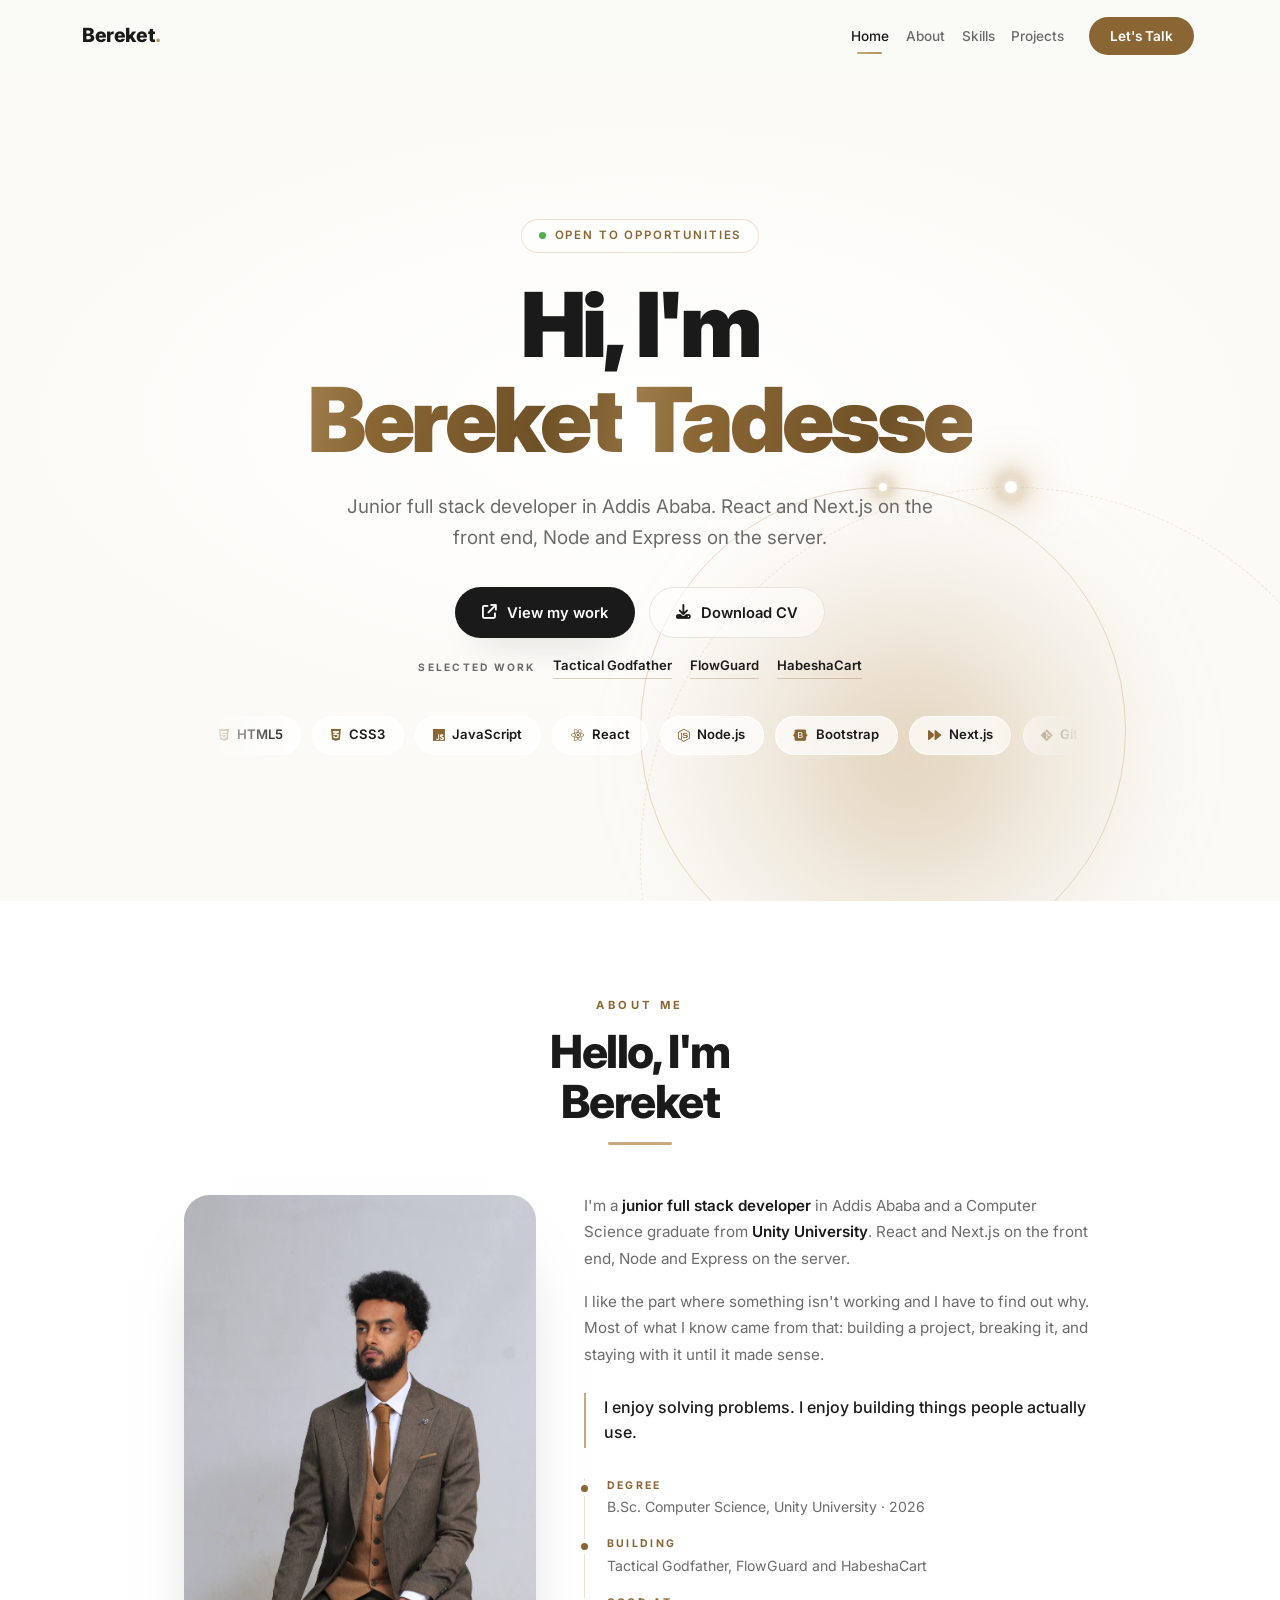
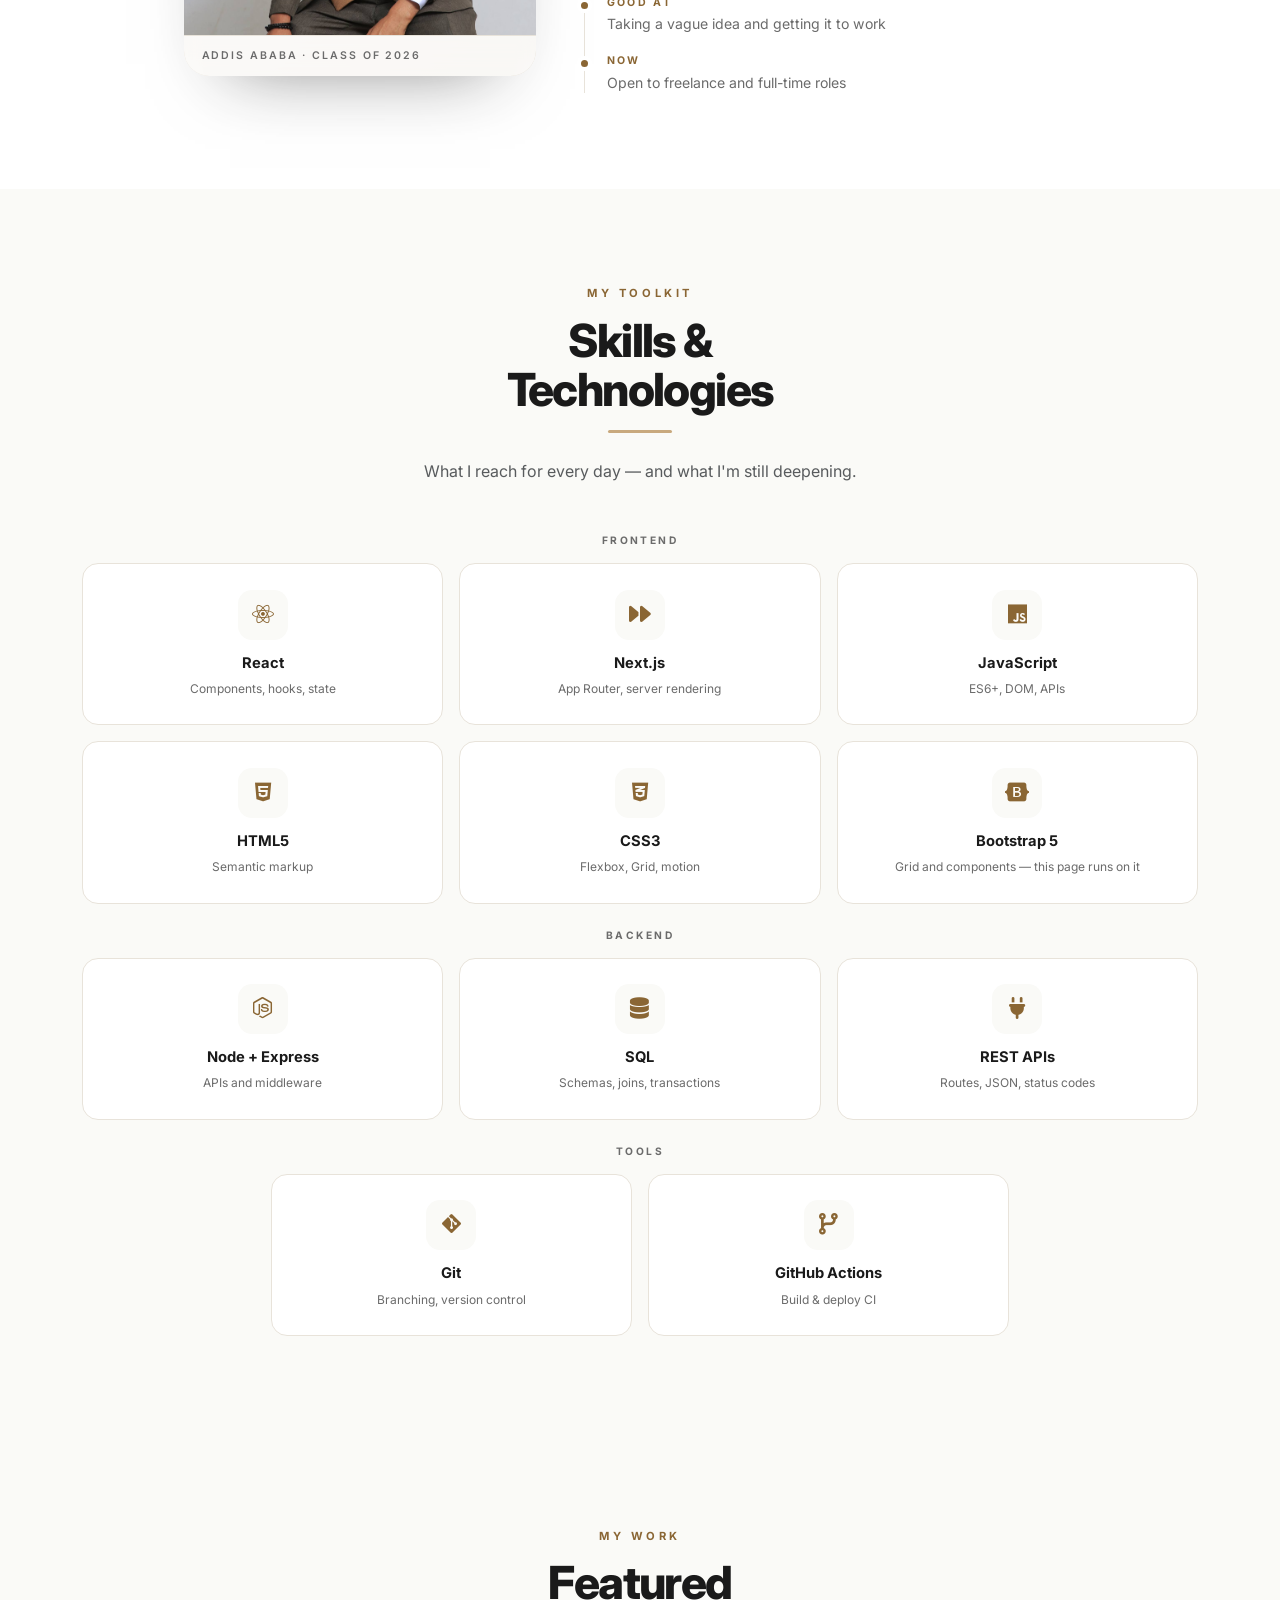
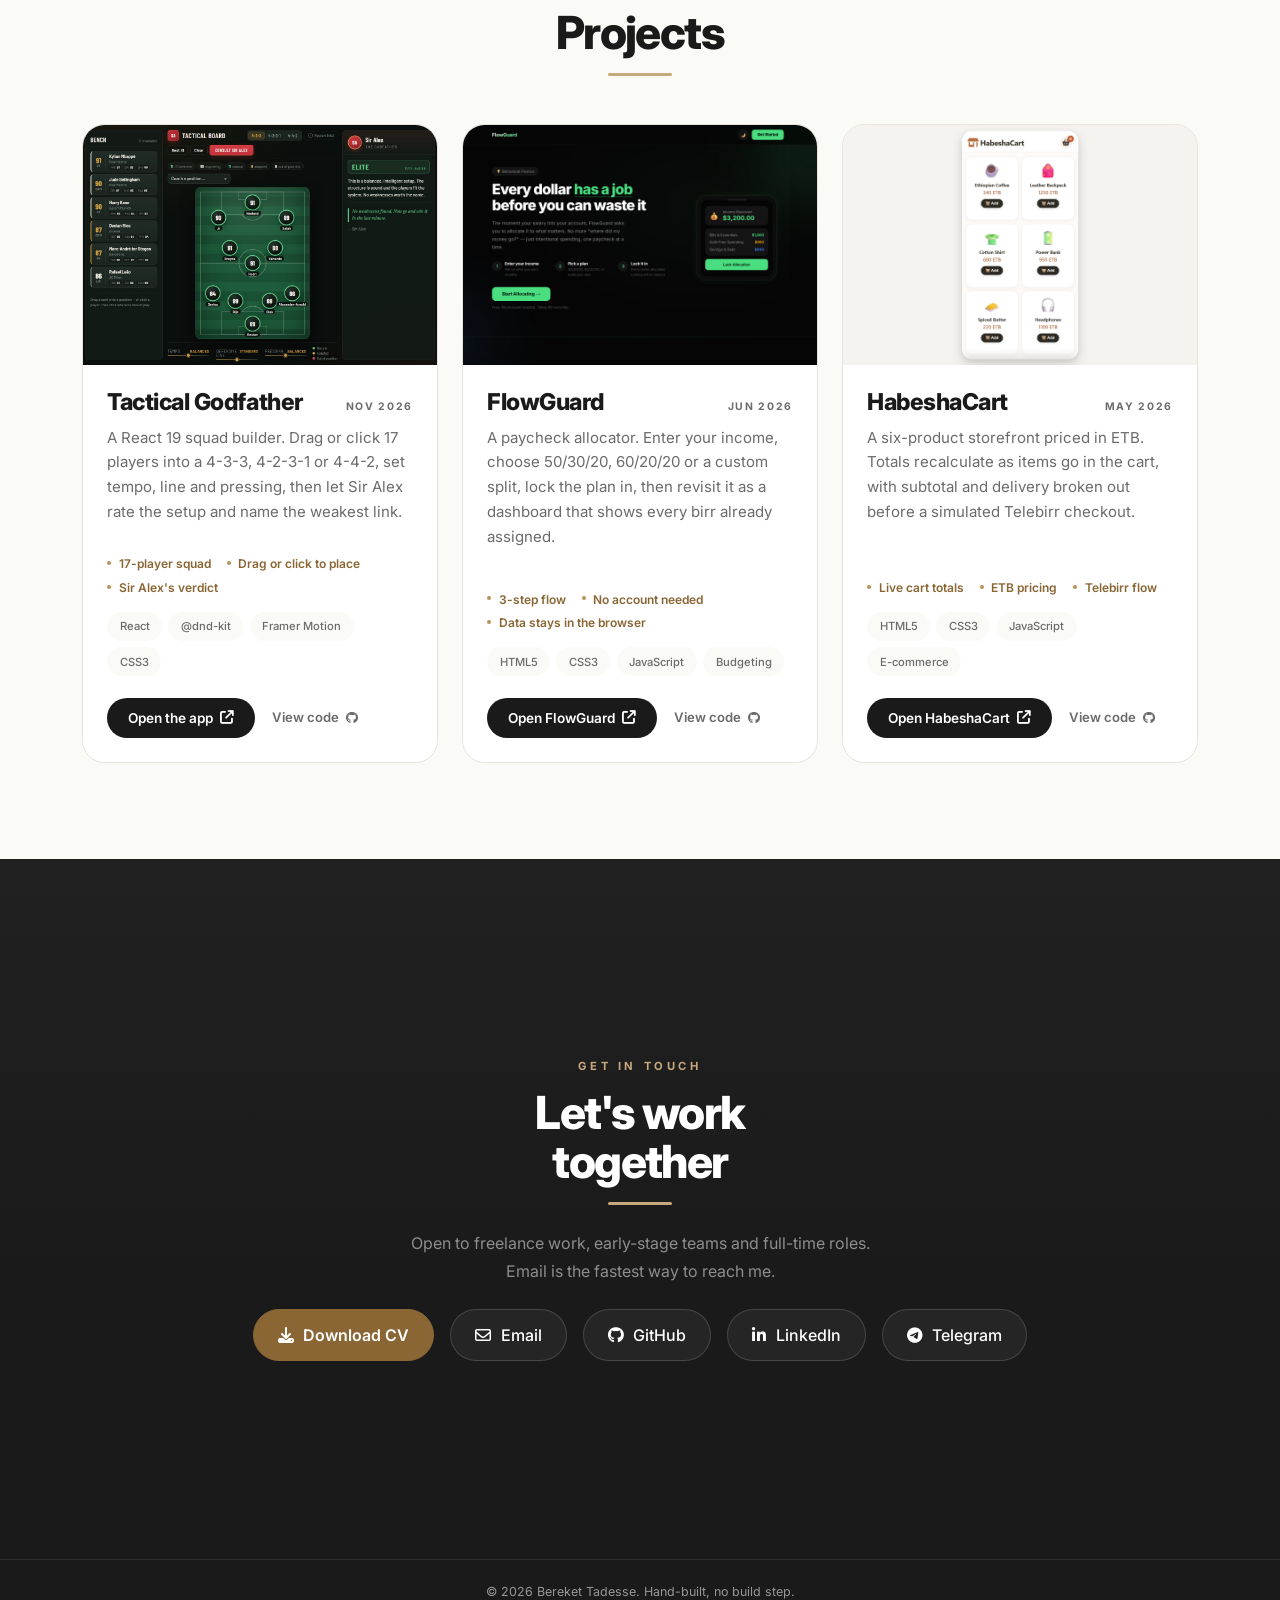
<file: index.html>
<!DOCTYPE html>
<html lang="en">
<head>
<meta charset="UTF-8">
<meta name="viewport" content="width=device-width, initial-scale=1">
<title>Bereket Tadesse · Junior Full Stack Developer</title>
<meta name="description" content="Junior full stack developer in Addis Ababa. I build fast, reliable, secure products with React, Next.js, Node and Express. Open to freelance, early-stage and full-time roles.">
<meta name="author" content="Bereket Tadesse">
<meta name="theme-color" content="#fafaf7">
<link rel="canonical" href="https://bereket-codes.github.io/">

<!-- Social preview: drop a 1200x630 image named og.jpg next to this file -->
<meta property="og:type" content="website">
<meta property="og:title" content="Bereket Tadesse · Junior Full Stack Developer">
<meta property="og:description" content="Junior full stack developer in Addis Ababa. I build fast, reliable, secure products with React, Next.js, Node and Express.">
<meta property="og:url" content="https://bereket-codes.github.io/">
<meta property="og:image" content="https://bereket-codes.github.io/og.jpg">
<meta property="og:image:width" content="1200">
<meta property="og:image:height" content="630">
<meta name="twitter:card" content="summary_large_image">
<meta name="twitter:title" content="Bereket Tadesse · Junior Full Stack Developer">
<meta name="twitter:description" content="Junior full stack developer in Addis Ababa. Fast, reliable, secure products in React, Next.js, Node and Express.">
<meta name="twitter:image" content="https://bereket-codes.github.io/og.jpg">

<link rel="icon" href="data:image/svg+xml,<svg xmlns='http://www.w3.org/2000/svg' viewBox='0 0 64 64'><rect width='64' height='64' rx='14' fill='%23fafaf7'/><text x='32' y='46' font-family='Helvetica,Arial,sans-serif' font-size='32' font-weight='800' text-anchor='middle' fill='%23b8925a'>B.</text></svg>">
<link rel="preconnect" href="https://fonts.googleapis.com">
<link rel="preconnect" href="https://fonts.gstatic.com" crossorigin>
<link href="https://fonts.googleapis.com/css2?family=Inter:wght@300;400;500;600;700;800;900&display=swap" rel="stylesheet">
<link href="https://cdn.jsdelivr.net/npm/bootstrap@5.3.2/dist/css/bootstrap.min.css" rel="stylesheet">
<link rel="stylesheet" href="https://cdnjs.cloudflare.com/ajax/libs/font-awesome/6.4.0/css/all.min.css">

<script type="application/ld+json">
{"@context":"https://schema.org","@type":"Person","name":"Bereket Tadesse","jobTitle":"Junior Full Stack Developer","url":"https://bereket-codes.github.io/","address":{"@type":"PostalAddress","addressLocality":"Addis Ababa","addressCountry":"ET"},"knowsAbout":["HTML5","CSS3","JavaScript","React","Next.js","Node.js","Express","SQL","Bootstrap","REST APIs"],"alumniOf":{"@type":"CollegeOrUniversity","name":"Unity University"},"sameAs":["https://github.com/bereket-codes","https://www.linkedin.com/in/bereket-tadesse-17bbb8415","https://t.me/Bk_tad"]}
</script>

<script>
document.documentElement.classList.add('js');
setTimeout(function () {
    if (!window.__pfReady) document.documentElement.classList.remove('js');
}, 2500);
</script>
<style>
:root{--bg:#fafaf7;--text:#1a1a1a;--muted:#6b6b6b;--accent:#c8a97e;--accent-dark:#b8925a;--accent-ink:#8a6634;--accent-glow:rgba(200,169,126,.4);--surface:#fff;--border:#e8e3da;--ease-out-expo:cubic-bezier(.16,1,.3,1);--ease-spring:cubic-bezier(.34,1.56,.64,1);--ease-soft:cubic-bezier(.22,.61,.36,1);--nav-h:72px}
*,*::before,*::after{margin:0;padding:0;box-sizing:border-box}
::selection{background:var(--accent);color:#1a1a1a}
::-webkit-scrollbar{width:9px}::-webkit-scrollbar-track{background:var(--bg)}
::-webkit-scrollbar-thumb{background:#ddd2be;border-radius:9px}::-webkit-scrollbar-thumb:hover{background:var(--accent)}

body{background:var(--bg);font-family:Inter,system-ui,-apple-system,sans-serif;color:var(--text);min-height:100svh;display:flex;flex-direction:column;overflow-x:clip;-webkit-font-smoothing:antialiased}
main{flex:1 0 auto;display:flex;flex-direction:column}
:where(a,button):focus-visible{outline:2px solid var(--accent-ink);outline-offset:3px;border-radius:8px}
[tabindex="-1"]:focus{outline:none}

.skip{position:absolute;left:-9999px;top:0;z-index:2000;background:var(--text);color:#fff;padding:.75rem 1.2rem;border-radius:0 0 .7rem 0;text-decoration:none;font-weight:600;font-size:.85rem}
.skip:focus{left:0}

/* progress */
.scroll-progress{position:fixed;inset:0 0 auto;height:2px;z-index:1040;pointer-events:none}
.scroll-progress span{display:block;height:100%;transform:scaleX(0);transform-origin:left;background:linear-gradient(90deg,var(--accent),var(--accent-dark));transition:transform .12s linear}

/* nav */
.site-nav{position:sticky;top:0;z-index:1030;padding:0;background:rgba(250,250,247,.7);-webkit-backdrop-filter:blur(18px) saturate(170%);backdrop-filter:blur(18px) saturate(170%);border-bottom:1px solid transparent;transition:background .5s var(--ease-soft),border-color .5s var(--ease-soft),box-shadow .5s var(--ease-soft)}
.site-nav.is-scrolled{background:rgba(250,250,247,.88);border-bottom-color:var(--border);box-shadow:0 26px 50px -46px rgba(26,26,26,.7)}
.site-nav .container{min-height:var(--nav-h);display:flex;align-items:center;gap:1rem}
.navbar-brand{font-weight:800;font-size:1.22rem;letter-spacing:-.02em;color:var(--text)!important;display:inline-flex;align-items:center}
.brand-dot{color:var(--accent-dark);display:inline-block;animation:dotBreath 4s ease-in-out infinite}
@keyframes dotBreath{0%,100%{opacity:1;transform:scale(1)}50%{opacity:.4;transform:scale(.62)}}
.navbar-toggler{border:0;padding:.4rem .55rem;border-radius:.6rem;color:var(--text)}
.navbar-toggler:focus{box-shadow:none}
.nav-list{position:relative;display:flex;align-items:center}
.nav-link{font-weight:500;font-size:.85rem;color:var(--muted)!important;margin:0 .28rem;padding:.55rem .25rem!important;cursor:pointer;transition:color .35s var(--ease-soft)}
.nav-link:hover,.nav-link.active{color:var(--text)!important}
.nav-indicator{position:absolute;top:0;left:0;height:2px;width:0;border-radius:2px;opacity:0;pointer-events:none;list-style:none;background:linear-gradient(90deg,var(--accent),var(--accent-dark));transition:transform .55s var(--ease-out-expo),width .55s var(--ease-out-expo),opacity .3s var(--ease-soft)}
.nav-cta{background:var(--accent-ink);color:#fff!important;border-radius:999px;padding:.55rem 1.3rem!important;font-weight:600!important;transition:background .35s var(--ease-soft),transform .4s var(--ease-spring),box-shadow .4s var(--ease-out-expo)}
.nav-cta:hover{background:#6f5127;transform:translateY(-2px);box-shadow:0 14px 26px -16px rgba(111,81,39,.95)}

/* one vertical page — every section sits on the same rhythm */
html{scroll-behavior:smooth}
.tab-section{display:flex;flex-direction:column;padding-block:clamp(4.25rem,7.5vw,6.5rem)}
.tab-section .container{width:100%}
section[id]{scroll-margin-top:calc(var(--nav-h) + 8px)}
#home{justify-content:center;min-height:calc(100svh - var(--nav-h));padding-block:clamp(2.75rem,6vw,4.5rem)}

/* shared */
.section-label{font-size:.7rem;text-transform:uppercase;letter-spacing:.32em;color:var(--accent-ink);font-weight:700;margin-bottom:.85rem}
.section-title{font-size:clamp(2rem,3.6vw,2.85rem);font-weight:800;letter-spacing:-.035em;margin-bottom:1rem;line-height:1.08}
.section-line{width:64px;height:3px;background:var(--accent);margin-bottom:1.5rem;border-radius:3px}
.section-line.center{margin-inline:auto}
.js [data-reveal]{opacity:0;transform:translate3d(0,26px,0);transition:opacity .9s var(--ease-out-expo),transform .9s var(--ease-out-expo);transition-delay:var(--d,0ms)}
.js [data-reveal].is-in{opacity:1;transform:none}
.js [data-reveal].line-grow{opacity:1;transform:scaleX(0);transform-origin:left;transition:transform 1.1s var(--ease-out-expo) var(--d,180ms)}
.js [data-reveal].line-grow.center{transform-origin:center}
.js [data-reveal].line-grow.is-in{transform:scaleX(1)}

/* hero */
#home{position:relative;overflow:hidden;isolation:isolate;background:radial-gradient(120% 90% at 50% 42%,#fff 0%,#fbfaf6 44%,var(--bg) 100%)}
.motion-field{position:absolute;inset:0;z-index:0;pointer-events:none}
.layer{position:absolute;inset:0;transform:translate3d(0,0,0);will-change:transform}
.glow-orb{position:absolute;top:50%;left:50%;width:46vw;height:46vw;max-width:540px;max-height:540px;border-radius:50%;background:radial-gradient(circle,rgba(200,169,126,.5),rgba(200,169,126,.14) 46%,transparent 72%);filter:blur(34px);animation:orbBreath 10s ease-in-out infinite}
@keyframes orbBreath{0%,100%{transform:translate(-50%,-50%) scale(.94);opacity:.72}50%{transform:translate(-50%,-50%) scale(1.12);opacity:1}}
.aura{position:absolute;top:50%;left:50%;width:56vw;height:56vw;max-width:720px;max-height:720px;border-radius:50%;background:conic-gradient(from 200deg,transparent 0deg,transparent 238deg,rgba(200,169,126,.55) 290deg,rgba(238,222,198,.5) 318deg,transparent 348deg);-webkit-mask:radial-gradient(closest-side,transparent 86%,#000 87%,#000 93%,transparent 94%);mask:radial-gradient(closest-side,transparent 86%,#000 87%,#000 93%,transparent 94%);animation:spinFromCenter 26s linear infinite}
.ring{position:absolute;top:50%;left:50%;border-radius:50%;border:1px solid rgba(200,169,126,.22)}
.ring-1{width:58vw;height:58vw;max-width:760px;max-height:760px;border-style:dashed;border-color:rgba(200,169,126,.26);animation:spinFromCenter 52s linear infinite}
.ring-2{width:38vw;height:38vw;max-width:520px;max-height:520px;border-color:rgba(200,169,126,.42);animation:spinFromCenter 38s linear infinite reverse}
@keyframes spinFromCenter{from{transform:translate(-50%,-50%) rotate(0)}to{transform:translate(-50%,-50%) rotate(360deg)}}
.orbit{position:absolute;top:50%;left:50%;width:58vw;height:58vw;max-width:760px;max-height:760px;animation:spinFromCenter 24s linear infinite}
.orbit-rev{width:38vw;height:38vw;max-width:520px;max-height:520px;animation-duration:32s;animation-direction:reverse}
.orbit-dot{position:absolute;top:-6px;left:50%;width:12px;height:12px;margin-left:-6px;border-radius:50%;background:#fff;box-shadow:0 0 8px 2px rgba(255,255,255,.92),0 0 18px 6px var(--accent),0 0 40px 14px var(--accent-glow);animation:dotGlow 2.4s ease-in-out infinite alternate}
.orbit-dot--sm{width:8px;height:8px;margin-left:-4px;top:-4px;animation-duration:3.4s;box-shadow:0 0 6px 1px rgba(255,255,255,.95),0 0 14px 4px var(--accent),0 0 30px 10px var(--accent-glow)}
@keyframes dotGlow{from{opacity:.7;filter:brightness(1)}to{opacity:1;filter:brightness(1.25)}}

.hero-inner{position:relative;z-index:2;display:flex;flex-direction:column;align-items:center;text-align:center;width:100%}
.hero-badge{display:inline-flex;align-items:center;gap:.55rem;background:rgba(255,255,255,.66);border:1px solid rgba(200,169,126,.35);box-shadow:0 14px 30px -24px rgba(184,146,90,1);-webkit-backdrop-filter:blur(6px);backdrop-filter:blur(6px);padding:.45rem 1.05rem;border-radius:999px;font-size:.72rem;letter-spacing:.16em;text-transform:uppercase;color:var(--accent-ink);font-weight:600;margin-bottom:1.6rem}
.live-dot{width:7px;height:7px;background:#4caf50;border-radius:50%;animation:livePulse 2.4s ease-out infinite}
@keyframes livePulse{0%{box-shadow:0 0 0 0 rgba(76,175,80,.55)}70%{box-shadow:0 0 0 9px rgba(76,175,80,0)}100%{box-shadow:0 0 0 0 rgba(76,175,80,0)}}
.hero-name{font-size:clamp(2.5rem,7.6vw,5.6rem);font-weight:900;letter-spacing:-.04em;line-height:1.06;margin-bottom:1.4rem}
.hero-name .line{display:block}
.word{display:inline-block;overflow:hidden;vertical-align:top;padding:.05em .03em .16em;margin:-.05em -.03em -.16em}
.wi{display:inline-block;transform:translate3d(0,112%,0);animation:wordUp 1.05s var(--ease-out-expo) forwards;animation-delay:var(--wd,0ms)}
@keyframes wordUp{from{transform:translate3d(0,112%,0);opacity:0}to{transform:translate3d(0,0,0);opacity:1}}
.grad{background-image:linear-gradient(100deg,#8a6634 0%,#c9ad84 18%,#8a6634 40%,#6f5127 58%,#b8925a 80%,#8a6634 100%);background-size:300% 100%;background-position:50% 50%;-webkit-background-clip:text;background-clip:text;color:transparent;-webkit-text-fill-color:transparent;animation:wordUp 1.05s var(--ease-out-expo) forwards,goldShift 11s linear infinite;animation-delay:var(--wd,0ms),0s}
@keyframes goldShift{from{background-position:0% 50%}to{background-position:100% 50%}}
.hero-subtitle{font-size:clamp(1rem,1.9vw,1.18rem);color:var(--muted);max-width:600px;margin:0 auto 2.1rem;line-height:1.65}

.hero-actions{display:flex;gap:.85rem;justify-content:center;margin-bottom:1.15rem;flex-wrap:wrap}
.btn-hero{display:inline-flex;align-items:center;gap:.6rem;border-radius:999px;padding:.85rem 1.65rem;font-weight:600;font-size:.92rem;font-family:inherit;border:1px solid transparent;cursor:pointer;text-decoration:none;white-space:nowrap;transition:background .35s var(--ease-soft),color .35s var(--ease-soft),border-color .35s var(--ease-soft),box-shadow .5s var(--ease-out-expo),transform .45s var(--ease-out-expo)}
.btn-hero--solid{background:var(--text);color:#fff;box-shadow:0 20px 34px -24px rgba(26,26,26,.95)}
.btn-hero--solid:hover{background:#000;color:#fff;box-shadow:0 26px 46px -22px rgba(26,26,26,.8)}
.btn-hero i{transition:transform .5s var(--ease-spring)}
.btn-hero--solid:hover i{transform:translate3d(2px,-2px,0) rotate(-8deg)}
.btn-hero--ghost{background:rgba(255,255,255,.55);color:var(--text);border-color:var(--border);-webkit-backdrop-filter:blur(6px);backdrop-filter:blur(6px)}
.btn-hero--ghost:hover{background:#fff;border-color:var(--accent);color:var(--text)}
.btn-hero--ghost:hover i{transform:translate3d(0,-2px,0)}
[data-magnetic]{will-change:transform}

/* selected work strip — the work is one click from the hero */
.hero-work{display:flex;align-items:center;justify-content:center;gap:.4rem 1.1rem;flex-wrap:wrap;margin:0 0 2.3rem;font-size:.82rem}
.hero-work-label{font-size:.64rem;letter-spacing:.22em;text-transform:uppercase;color:var(--muted);font-weight:700}
.hero-work a{color:var(--text);text-decoration:none;font-weight:600;padding-bottom:2px;border-bottom:1px solid rgba(138,102,52,.3);transition:color .35s var(--ease-soft),border-color .35s var(--ease-soft)}
.hero-work a:hover,.hero-work a:focus-visible{color:var(--accent-ink);border-bottom-color:var(--accent-ink)}

.hero-marquee{position:relative;width:min(100%,880px);overflow:hidden;-webkit-mask-image:linear-gradient(90deg,transparent,#000 10%,#000 90%,transparent);mask-image:linear-gradient(90deg,transparent,#000 10%,#000 90%,transparent)}
.marquee-track{display:flex;width:max-content;animation:marquee 32s linear infinite}
.hero-marquee:hover .marquee-track,.hero-marquee:focus-within .marquee-track{animation-play-state:paused}
.marquee-group{display:flex;gap:.7rem;padding-right:.7rem}
@keyframes marquee{to{transform:translate3d(-50%,0,0)}}
.chip{display:inline-flex;align-items:center;gap:.5rem;padding:.55rem 1.1rem;border-radius:999px;background:rgba(255,255,255,.7);border:1px solid rgba(255,255,255,.9);box-shadow:0 16px 30px -26px rgba(26,26,26,.9);font-size:.82rem;font-weight:600;color:var(--text);white-space:nowrap}
.chip i{color:var(--accent-ink)}

/* ============ ABOUT ============ */
#about{background:var(--surface)}
.about-wrap{max-width:960px}
.about-media{display:flex;flex-direction:column;width:100%;max-width:390px;margin-inline:auto}
.media-frame{position:relative;overflow:hidden;border-radius:1.6rem;background:linear-gradient(140deg,#f6f3ed,#e9e3da);box-shadow:0 34px 70px -46px rgba(26,26,26,.6);transition:transform .7s var(--ease-out-expo),box-shadow .7s var(--ease-out-expo)}
.media-frame::after{content:'';position:absolute;inset:0;border-radius:inherit;border:1px solid rgba(200,169,126,0);transition:border-color .6s var(--ease-soft);pointer-events:none;z-index:2}
.media-frame:hover{transform:translate3d(0,-6px,0);box-shadow:0 44px 80px -46px rgba(26,26,26,.5)}
.media-frame:hover::after{border-color:rgba(200,169,126,.55)}
.about-media img{width:100%;height:auto;aspect-ratio:4/5;object-fit:cover;object-position:center 22%;display:block}
.media-fallback{display:none}
.about-fallback{align-items:center;justify-content:center;aspect-ratio:4/5;font-size:clamp(3rem,8vw,4.5rem);font-weight:900;letter-spacing:-.04em;color:var(--accent-dark);background:radial-gradient(circle at 50% 40%,rgba(200,169,126,.22),transparent 70%),linear-gradient(140deg,#f6f3ed,#e9e3da)}
.media-frame.is-missing img{display:none}
.media-frame.is-missing .media-fallback{display:flex}
.about-caption{padding:.75rem 1.1rem;font-size:.66rem;letter-spacing:.18em;text-transform:uppercase;font-weight:600;color:var(--muted);background:rgba(255,255,255,.72);border-top:1px solid var(--border);-webkit-backdrop-filter:blur(8px);backdrop-filter:blur(8px)}

.about-copy{color:var(--muted);line-height:1.75;font-size:.95rem;max-width:54ch}
.about-copy + .about-copy{margin-top:.9rem}
.about-copy strong{color:var(--text);font-weight:600}
.about-quote{margin:1.55rem 0 0;padding:.1rem 0 .1rem 1.15rem;border-left:2px solid var(--accent);font-size:1rem;line-height:1.6;font-weight:500;color:var(--text);max-width:54ch}
.about-rail{list-style:none;margin:1.9rem 0 0;padding:0 0 0 1.35rem;border-left:1px solid var(--border)}
.about-rail li{position:relative;padding-bottom:1.15rem}
.about-rail li:last-child{padding-bottom:0}
.about-rail li::before{content:'';position:absolute;left:-1.35rem;top:.42rem;width:7px;height:7px;margin-left:-4px;border-radius:50%;background:var(--accent-ink);box-shadow:0 0 0 4px var(--surface)}
.about-rail strong{display:block;font-size:.66rem;letter-spacing:.22em;text-transform:uppercase;color:var(--accent-ink);font-weight:700;margin-bottom:.15rem}
.about-rail span{display:block;font-size:.88rem;line-height:1.55;color:var(--muted)}

/* ============ SKILLS ============ */
.skills-group-label{font-size:.64rem;letter-spacing:.24em;text-transform:uppercase;font-weight:700;color:var(--muted);margin:0 0 .9rem}
.card-surface{position:relative;overflow:hidden;background:var(--surface);border:1px solid var(--border);transition:transform .5s var(--ease-out-expo),border-color .45s var(--ease-soft),box-shadow .55s var(--ease-out-expo)}
.card-surface::before{content:'';position:absolute;inset:0;border-radius:inherit;pointer-events:none;z-index:0;background:radial-gradient(240px circle at var(--mx,50%) var(--my,0%),rgba(200,169,126,.18),transparent 68%);opacity:0;transition:opacity .5s var(--ease-soft)}
.card-surface:hover::before{opacity:1}
.skill-card{height:100%;border-radius:1rem;padding:1.6rem 1rem;text-align:center}
.skill-card:hover{transform:translate3d(0,-6px,0);border-color:rgba(200,169,126,.75);box-shadow:0 28px 46px -36px rgba(26,26,26,.75)}
.skill-icon{width:50px;height:50px;border-radius:14px;display:flex;align-items:center;justify-content:center;margin:0 auto .95rem;font-size:1.35rem;color:var(--accent-ink);background:var(--bg);transition:background .4s var(--ease-soft),color .4s var(--ease-soft),transform .6s var(--ease-spring),box-shadow .5s var(--ease-out-expo)}
.skill-card:hover .skill-icon{background:var(--accent-ink);color:#fff;transform:translate3d(0,-2px,0) rotate(-5deg) scale(1.09);box-shadow:0 16px 26px -16px rgba(138,102,52,.95)}
.skill-name{font-weight:700;margin-bottom:.15rem;font-size:.92rem;position:relative;z-index:1}
.skill-card small{color:var(--muted);font-size:.75rem;position:relative;z-index:1}

/* ============ PROJECTS ============ */
.project-card{height:100%;border-radius:1.4rem;display:flex;flex-direction:column;transform:perspective(1000px) rotateX(var(--rx,0deg)) rotateY(var(--ry,0deg)) translate3d(0,var(--lift,0px),0);transition:transform .45s var(--ease-out-expo),border-color .45s var(--ease-soft),box-shadow .55s var(--ease-out-expo)}
.project-card:hover{--lift:-8px;border-color:rgba(200,169,126,.8);box-shadow:0 40px 70px -46px rgba(26,26,26,.85)}
.project-image{position:relative;height:240px;overflow:hidden;background:linear-gradient(135deg,#f6f3ed,#e9e3da)}
.project-image img{width:100%;height:100%;object-fit:cover;object-position:top center;display:block;transition:transform 1.2s var(--ease-out-expo),filter .7s var(--ease-soft)}
.project-card:hover .project-image img{transform:scale(1.06)}
.project-image::after{content:'';position:absolute;inset:0;z-index:1;background:linear-gradient(to top,rgba(26,26,26,.25),transparent 58%);opacity:0;transition:opacity .6s var(--ease-soft);pointer-events:none}
.project-card:hover .project-image::after{opacity:1}
.project-image::before{content:'';position:absolute;top:-20%;left:-70%;width:42%;height:140%;z-index:2;background:linear-gradient(100deg,transparent,rgba(255,255,255,.55),transparent);transform:skewX(-14deg);transition:left 1s var(--ease-out-expo);pointer-events:none}
.project-card:hover .project-image::before{left:130%}
.placeholder-icon{position:absolute;top:50%;left:50%;z-index:3;transform:translate(-50%,-50%);font-size:2.8rem;color:var(--accent-ink);display:none}
.project-image.is-missing .placeholder-icon{display:block}
.project-image.is-missing img{display:none}
.project-body{padding:1.5rem;display:flex;flex-direction:column;flex-grow:1;position:relative;z-index:1}
.project-name{font-size:1.45rem;line-height:1.2;font-weight:800;letter-spacing:-.02em;margin-bottom:.45rem}
.project-body p{color:var(--muted);line-height:1.65;font-size:.94rem}
.project-head{display:flex;align-items:baseline;justify-content:space-between;gap:.75rem;margin-bottom:.55rem}
.project-head .project-name{margin:0}
.project-year{flex:none;font-size:.65rem;font-weight:700;letter-spacing:.16em;text-transform:uppercase;color:var(--muted)}
.project-body .project-hard{margin:.8rem 0 0;font-size:.86rem;line-height:1.65}
.project-body .project-hard b{color:var(--accent-ink);font-weight:700}
.skills-note{font-size:.8rem;margin:0 auto;max-width:520px;line-height:1.6}
.project-specs{list-style:none;display:flex;flex-wrap:wrap;gap:.35rem 1rem;margin:.9rem 0 0;padding:0;font-size:.75rem;font-weight:600;color:var(--accent-ink)}
.project-specs li{position:relative;padding-left:.72rem}
.project-specs li::before{content:'';position:absolute;left:0;top:.48em;width:4px;height:4px;border-radius:50%;background:var(--accent-dark)}
.project-tags{display:flex;flex-wrap:wrap;gap:.4rem;margin:.95rem 0 1.35rem}
.project-tag{font-size:.7rem;background:var(--bg);color:var(--muted);padding:.32rem .72rem;border-radius:999px;font-weight:500;border:1px solid transparent;transition:border-color .4s var(--ease-soft),color .4s var(--ease-soft)}
.project-card:hover .project-tag{border-color:var(--border)}
.project-links{display:flex;align-items:center;gap:1.1rem;flex-wrap:wrap;margin-top:auto}
.btn-project{display:inline-flex;align-items:center;gap:.45rem;background:var(--text);color:#fff;padding:.62rem 1.3rem;border-radius:999px;font-weight:600;font-size:.85rem;text-decoration:none;transition:background .35s var(--ease-soft),transform .5s var(--ease-spring),box-shadow .5s var(--ease-out-expo)}
.btn-project i{transition:transform .5s var(--ease-spring)}
.btn-project:hover{background:var(--accent-ink);color:#fff;transform:translate3d(0,-2px,0);box-shadow:0 16px 28px -18px rgba(138,102,52,1)}
.btn-project:hover i{transform:translate3d(2px,-2px,0)}
.link-project{display:inline-flex;align-items:center;gap:.4rem;font-size:.82rem;font-weight:600;color:var(--muted);text-decoration:none;transition:color .35s var(--ease-soft)}
.link-project i{font-size:.92em;transition:transform .5s var(--ease-spring)}
.link-project:hover{color:var(--text)}
.link-project:hover i{transform:translate3d(0,-2px,0)}

/* ============ CONTACT ============ */
#contact{position:relative;overflow:hidden;background:linear-gradient(180deg,#212121 0%,var(--text) 60%);color:#fff;justify-content:center;min-height:min(78svh,700px)}
#contact::before{content:'';position:absolute;inset:0;pointer-events:none;background:radial-gradient(460px circle at var(--cx,50%) var(--cy,40%),rgba(200,169,126,.16),transparent 68%);opacity:0;transition:opacity .7s var(--ease-soft)}
#contact:hover::before{opacity:1}
#contact .section-label{color:var(--accent)}
#contact .section-line{background:var(--accent)}
.contact-link-large{position:relative;z-index:1;display:inline-flex;align-items:center;gap:.6rem;background:rgba(255,255,255,.05);border:1px solid rgba(255,255,255,.15);padding:.8rem 1.5rem;border-radius:999px;color:#fff;text-decoration:none;font-weight:500;transition:background .4s var(--ease-soft),border-color .4s var(--ease-soft),transform .5s var(--ease-spring),box-shadow .5s var(--ease-out-expo)}
.contact-link-large i{transition:transform .5s var(--ease-spring)}
.contact-link-large:hover{background:rgba(200,169,126,.16);border-color:rgba(200,169,126,.75);color:#fff;transform:translate3d(0,-4px,0);box-shadow:0 22px 40px -30px rgba(200,169,126,1)}
.contact-link-large:hover i{transform:translate3d(0,-2px,0) scale(1.12)}
.contact-link-large--gold{background:var(--accent-ink);border-color:var(--accent-ink);font-weight:600;box-shadow:0 22px 40px -30px rgba(138,102,52,1)}
.contact-link-large--gold:hover{background:#6f5127;border-color:#6f5127}

/* footer */
footer{background:var(--text);border-top:1px solid rgba(255,255,255,.08);padding:1.4rem 0;color:rgba(255,255,255,.55);font-size:.78rem;text-align:center}

/* hero entrance */
[data-hero]{opacity:0;transform:translate3d(0,22px,0);animation:heroUp .95s var(--ease-out-expo) forwards;animation-delay:var(--hd,0ms)}
@keyframes heroUp{from{opacity:0;transform:translate3d(0,22px,0)}to{opacity:1;transform:none}}

@media (max-width:991.98px){
.site-nav .navbar-collapse{padding-bottom:1rem}
.nav-indicator{display:none}
.nav-link{margin:.1rem 0}
.nav-cta{margin-top:.5rem;text-align:center}
.hero-name{letter-spacing:-.03em}
.about-media{max-width:330px}
.about-media img,.about-fallback{object-position:center 20%}
.about-rail{margin-top:1.6rem}
}
@media (max-width:767.98px){
.hero-actions{flex-direction:column;align-items:stretch;width:100%;max-width:320px;margin-inline:auto}
.btn-hero{justify-content:center}
.hero-work{gap:.35rem .9rem;margin-bottom:2rem}
.hero-work-label{flex:0 0 100%;text-align:center;margin-bottom:.15rem}
.glow-orb{width:78vw;height:78vw}
.aura,.ring-1,.orbit{width:92vw;height:92vw}
.ring-2,.orbit-rev{width:64vw;height:64vw}
.hero-marquee{max-width:100%}
.about-quote{font-size:1rem}
.project-image{height:200px}
}
@media (prefers-reduced-motion:reduce){
*,*::before,*::after{animation-duration:.001ms!important;animation-iteration-count:1!important;transition-duration:.001ms!important;scroll-behavior:auto!important}
.wi,.grad{animation:none!important;transform:none!important;opacity:1!important}
[data-hero]{opacity:1!important;transform:none!important}
.js [data-reveal],.js [data-reveal].line-grow{opacity:1!important;transform:none!important}
.marquee-track{animation:none!important}
}

/* print: all five tabs become one readable document */
@media print{
.site-nav,.scroll-progress,.motion-field,.hero-marquee,.skip,footer{display:none!important}
body{background:#fff;color:#000}
main{display:block}
.tab-section{display:block!important;min-height:0;padding:0 0 1.6rem;page-break-inside:avoid}
.js [data-reveal],[data-hero],.wi,.grad{opacity:1!important;transform:none!important;animation:none!important}
.grad{background:none!important;color:var(--accent-ink)!important;-webkit-text-fill-color:currentColor!important}
.media-frame,.card-surface,.project-card{box-shadow:none!important;border:1px solid #ccc!important;transform:none!important}
.project-image{height:150px}
.contact-link-large,.btn-hero--solid{background:#fff!important;color:#000!important;border:1px solid #999!important}
.btn-project{background:#fff!important;color:#000!important;border:1px solid #999!important}
a[href^="http"]::after{content:" (" attr(href) ")";font-size:.72em;color:#555;font-weight:400}
}
</style>
</head>
<body>

<a class="skip" href="#main">Skip to content</a>
<div class="scroll-progress" aria-hidden="true"><span></span></div>

<nav class="navbar navbar-expand-lg site-nav">
    <div class="container">
        <a class="navbar-brand" href="#home">Bereket<span class="brand-dot">.</span></a>
        <button class="navbar-toggler" type="button" data-bs-toggle="collapse" data-bs-target="#navLinks" aria-controls="navLinks" aria-expanded="false" aria-label="Toggle navigation">
            <i class="fa-solid fa-bars" aria-hidden="true"></i>
        </button>
        <div class="collapse navbar-collapse" id="navLinks">
            <ul class="navbar-nav ms-auto nav-list">
                <li class="nav-indicator" aria-hidden="true"></li>
                <li class="nav-item"><a class="nav-link active" href="#home">Home</a></li>
                <li class="nav-item"><a class="nav-link" href="#about">About</a></li>
                <li class="nav-item"><a class="nav-link" href="#skills">Skills</a></li>
                <li class="nav-item"><a class="nav-link" href="#projects">Projects</a></li>
                <li class="nav-item"><a class="nav-link nav-cta ms-lg-3" href="#contact">Let's Talk</a></li>
            </ul>
        </div>
    </div>
</nav>

<main id="main">

<!-- HOME -->
<section id="home" class="tab-section" aria-labelledby="home-title">
    <div class="motion-field" aria-hidden="true">
        <div class="layer" data-depth="16"><div class="glow-orb"></div></div>
        <div class="layer" data-depth="10"><div class="aura"></div></div>
        <div class="layer" data-depth="-8"><div class="ring ring-1"></div></div>
        <div class="layer" data-depth="20"><div class="ring ring-2"></div></div>
        <div class="layer" data-depth="6"><div class="orbit"><span class="orbit-dot"></span></div></div>
        <div class="layer" data-depth="-4"><div class="orbit orbit-rev"><span class="orbit-dot orbit-dot--sm"></span></div></div>
    </div>

    <div class="container hero-inner">
        <div class="hero-badge" data-hero style="--hd:120ms"><span class="live-dot"></span> Open to opportunities</div>

        <h1 class="hero-name" id="home-title" data-heading tabindex="-1">
            <span class="line">
                <span class="word"><span class="wi" style="--wd:240ms">Hi,</span></span>
                <span class="word"><span class="wi" style="--wd:320ms">I'm</span></span>
            </span>
            <span class="line">
                <span class="word"><span class="wi grad" style="--wd:400ms">Bereket</span></span>
                <span class="word"><span class="wi grad" style="--wd:500ms">Tadesse</span></span>
            </span>
        </h1>

        <p class="hero-subtitle" data-hero style="--hd:620ms">Junior full stack developer in Addis Ababa. React and Next.js on the front end, Node and Express on the server.</p>

        <div class="hero-actions" data-hero style="--hd:740ms">
            <a class="btn-hero btn-hero--solid" href="#projects" data-magnetic><i class="fa-solid fa-arrow-up-right-from-square" aria-hidden="true"></i> View my work</a>
            <a class="btn-hero btn-hero--ghost" href="cv.pdf" download="Bereket-Tadesse-CV.pdf" data-magnetic><i class="fa-solid fa-download" aria-hidden="true"></i> Download CV</a>
        </div>

        <p class="hero-work" data-hero style="--hd:790ms">
            <span class="hero-work-label">Selected work</span>
            <a href="#projects">Tactical Godfather</a>
            <a href="#projects">FlowGuard</a>
            <a href="#projects">HabeshaCart</a>
        </p>

        <div class="hero-marquee" data-hero style="--hd:860ms">
            <div class="marquee-track">
                <div class="marquee-group">
                    <span class="chip"><i class="fa-brands fa-html5" aria-hidden="true"></i> HTML5</span>
                    <span class="chip"><i class="fa-brands fa-css3-alt" aria-hidden="true"></i> CSS3</span>
                    <span class="chip"><i class="fa-brands fa-js" aria-hidden="true"></i> JavaScript</span>
                    <span class="chip"><i class="fa-brands fa-react" aria-hidden="true"></i> React</span>
                    <span class="chip"><i class="fa-brands fa-node-js" aria-hidden="true"></i> Node.js</span>
                    <span class="chip"><i class="fa-brands fa-bootstrap" aria-hidden="true"></i> Bootstrap</span>
                    <span class="chip"><i class="fa-solid fa-forward" aria-hidden="true"></i> Next.js</span>
                    <span class="chip"><i class="fa-brands fa-git-alt" aria-hidden="true"></i> Git</span>
                </div>
                <div class="marquee-group" aria-hidden="true">
                    <span class="chip"><i class="fa-brands fa-html5"></i> HTML5</span>
                    <span class="chip"><i class="fa-brands fa-css3-alt"></i> CSS3</span>
                    <span class="chip"><i class="fa-brands fa-js"></i> JavaScript</span>
                    <span class="chip"><i class="fa-brands fa-react"></i> React</span>
                    <span class="chip"><i class="fa-brands fa-node-js"></i> Node.js</span>
                    <span class="chip"><i class="fa-brands fa-bootstrap"></i> Bootstrap</span>
                    <span class="chip"><i class="fa-solid fa-forward"></i> Next.js</span>
                    <span class="chip"><i class="fa-brands fa-git-alt"></i> Git</span>
                </div>
            </div>
        </div>
    </div>
</section>

<!-- ABOUT -->
<section id="about" class="tab-section" aria-labelledby="about-title">
    <div class="container">
        <div class="text-center mb-5">
            <p class="section-label" data-reveal>About me</p>
            <h2 class="section-title" id="about-title" data-heading tabindex="-1" data-reveal style="--d:80ms">Hello, I'm<br>Bereket</h2>
            <div class="section-line line-grow center" data-reveal style="--d:180ms"></div>
        </div>
        <div class="row g-4 g-lg-5 align-items-lg-center justify-content-center about-wrap mx-auto">
            <div class="col-lg-5 col-md-6">
                <figure class="about-media media-frame" data-reveal style="--d:40ms">
                    <img src="me.jpg" alt="Bereket Tadesse, junior full stack developer" width="800" height="1000" decoding="async" data-fallback>
                    <div class="media-fallback about-fallback"><span>BT</span></div>
                    <figcaption class="about-caption">Addis Ababa · Class of 2026</figcaption>
                </figure>
            </div>
            <div class="col-lg-7 col-md-6">
                <p class="about-copy" data-reveal style="--d:280ms">
                    I'm a <strong>junior full stack developer</strong> in Addis Ababa and a Computer Science graduate
                    from <strong>Unity University</strong>. React and Next.js on the front end, Node and Express on the
                    server.
                </p>
                <p class="about-copy" data-reveal style="--d:370ms">
                    I like the part where something isn't working and I have to find out why. Most of what I know
                    came from that: building a project, breaking it, and staying with it until it made sense.
                </p>
                <blockquote class="about-quote" data-reveal style="--d:460ms">
                    I enjoy solving problems. I enjoy building things people actually use.
                </blockquote>
                <ol class="about-rail" data-stagger>
                    <li data-reveal><strong>Degree</strong><span>B.Sc. Computer Science, Unity University · 2026</span></li>
                    <li data-reveal><strong>Building</strong><span>Tactical Godfather, FlowGuard and HabeshaCart</span></li>
                    <li data-reveal><strong>Good at</strong><span>Taking a vague idea and getting it to work</span></li>
                    <li data-reveal><strong>Now</strong><span>Open to freelance and full-time roles</span></li>
                </ol>
            </div>
        </div>
    </div>
</section>

<!-- SKILLS -->
<section id="skills" class="tab-section" aria-labelledby="skills-title">
    <div class="container">
        <div class="text-center mb-5">
            <p class="section-label" data-reveal>My toolkit</p>
            <h2 class="section-title" id="skills-title" data-heading tabindex="-1" data-reveal style="--d:80ms">Skills &amp;<br>Technologies</h2>
            <div class="section-line line-grow center" data-reveal style="--d:180ms"></div>
            <p class="text-muted mx-auto mb-0" data-reveal style="--d:240ms;max-width:560px;line-height:1.75">What I reach for every day — and what I'm still deepening.</p>
        </div>

        <p class="skills-group-label text-center" data-reveal>Frontend</p>
        <div class="row g-3 justify-content-center mb-4" data-stagger>
            <div class="col-6 col-md-4" data-reveal><div class="card-surface skill-card" data-tilt="0"><div class="skill-icon"><i class="fa-brands fa-react" aria-hidden="true"></i></div><h3 class="skill-name">React</h3><small>Components, hooks, state</small></div></div>
            <div class="col-6 col-md-4" data-reveal><div class="card-surface skill-card" data-tilt="0"><div class="skill-icon"><i class="fa-solid fa-forward" aria-hidden="true"></i></div><h3 class="skill-name">Next.js</h3><small>App Router, server rendering</small></div></div>
            <div class="col-6 col-md-4" data-reveal><div class="card-surface skill-card" data-tilt="0"><div class="skill-icon"><i class="fa-brands fa-js" aria-hidden="true"></i></div><h3 class="skill-name">JavaScript</h3><small>ES6+, DOM, APIs</small></div></div>
            <div class="col-6 col-md-4" data-reveal><div class="card-surface skill-card" data-tilt="0"><div class="skill-icon"><i class="fa-brands fa-html5" aria-hidden="true"></i></div><h3 class="skill-name">HTML5</h3><small>Semantic markup</small></div></div>
            <div class="col-6 col-md-4" data-reveal><div class="card-surface skill-card" data-tilt="0"><div class="skill-icon"><i class="fa-brands fa-css3-alt" aria-hidden="true"></i></div><h3 class="skill-name">CSS3</h3><small>Flexbox, Grid, motion</small></div></div>
            <div class="col-6 col-md-4" data-reveal><div class="card-surface skill-card" data-tilt="0"><div class="skill-icon"><i class="fa-brands fa-bootstrap" aria-hidden="true"></i></div><h3 class="skill-name">Bootstrap 5</h3><small>Grid and components — this page runs on it</small></div></div>
        </div>

        <p class="skills-group-label text-center" data-reveal>Backend</p>
        <div class="row g-3 justify-content-center mb-4" data-stagger>
            <div class="col-6 col-md-4" data-reveal><div class="card-surface skill-card" data-tilt="0"><div class="skill-icon"><i class="fa-brands fa-node-js" aria-hidden="true"></i></div><h3 class="skill-name">Node + Express</h3><small>APIs and middleware</small></div></div>
            <div class="col-6 col-md-4" data-reveal><div class="card-surface skill-card" data-tilt="0"><div class="skill-icon"><i class="fa-solid fa-database" aria-hidden="true"></i></div><h3 class="skill-name">SQL</h3><small>Schemas, joins, transactions</small></div></div>
            <div class="col-6 col-md-4" data-reveal><div class="card-surface skill-card" data-tilt="0"><div class="skill-icon"><i class="fa-solid fa-plug" aria-hidden="true"></i></div><h3 class="skill-name">REST APIs</h3><small>Routes, JSON, status codes</small></div></div>
        </div>

        <p class="skills-group-label text-center" data-reveal>Tools</p>
        <div class="row g-3 justify-content-center" data-stagger>
            <div class="col-6 col-md-4" data-reveal><div class="card-surface skill-card" data-tilt="0"><div class="skill-icon"><i class="fa-brands fa-git-alt" aria-hidden="true"></i></div><h3 class="skill-name">Git</h3><small>Branching, version control</small></div></div>
            <div class="col-6 col-md-4" data-reveal><div class="card-surface skill-card" data-tilt="0"><div class="skill-icon"><i class="fa-solid fa-code-branch" aria-hidden="true"></i></div><h3 class="skill-name">GitHub Actions</h3><small>Build &amp; deploy CI</small></div></div>
        </div>
    </div>
</section>

<!-- PROJECTS -->
<section id="projects" class="tab-section" aria-labelledby="projects-title">
    <div class="container">
        <div class="text-center mb-5">
            <p class="section-label" data-reveal>My work</p>
            <h2 class="section-title" id="projects-title" data-heading tabindex="-1" data-reveal style="--d:80ms">Featured<br>Projects</h2>
            <div class="section-line line-grow center" data-reveal style="--d:180ms"></div>
        </div>
        <div class="row g-4" data-stagger>
            <div class="col-md-6 col-lg-4" data-reveal>
                <article class="card-surface project-card" data-tilt="5">
                    <div class="project-image">
                        <img src="TacticalGodfather.jpg" alt="Tactical Godfather squad builder: a 4-3-3 pitch of player cards next to Sir Alex's verdict panel" width="1200" height="800" loading="lazy" decoding="async" data-fallback>
                        <div class="placeholder-icon"><i class="fa-solid fa-futbol" aria-hidden="true"></i></div>
                    </div>
                    <div class="project-body">
                        <div class="project-head">
                            <h3 class="project-name">Tactical Godfather</h3>
                            <span class="project-year">Nov 2026</span>
                        </div>
                        <p class="project-summary flex-grow-1">A React 19 squad builder. Drag or click 17 players into a 4-3-3, 4-2-3-1 or 4-4-2, set tempo, line and pressing, then let Sir Alex rate the setup and name the weakest link.</p>
                        <ul class="project-specs">
                            <li>17-player squad</li>
                            <li>Drag or click to place</li>
                            <li>Sir Alex's verdict</li>
                        </ul>
                        <div class="project-tags">
                            <span class="project-tag">React</span><span class="project-tag">@dnd-kit</span><span class="project-tag">Framer Motion</span><span class="project-tag">CSS3</span>
                        </div>
                        <div class="project-links">
                            <a href="https://bereket-codes.github.io/tactical-godfather/" target="_blank" rel="noopener noreferrer" class="btn-project">Open the app <i class="fa-solid fa-arrow-up-right-from-square" aria-hidden="true"></i></a>
                            <a href="https://github.com/bereket-codes/tactical-godfather" target="_blank" rel="noopener noreferrer" class="link-project">View code <i class="fa-brands fa-github" aria-hidden="true"></i></a>
                        </div>
                    </div>
                </article>
            </div>
            <div class="col-md-6 col-lg-4" data-reveal>
                <article class="card-surface project-card" data-tilt="5">
                    <div class="project-image">
                        <img src="Flowguard.jpg" alt="FlowGuard landing page with its three-step allocation flow" width="1200" height="800" loading="lazy" decoding="async" data-fallback>
                        <div class="placeholder-icon"><i class="fa-solid fa-shield-halved" aria-hidden="true"></i></div>
                    </div>
                    <div class="project-body">
                        <div class="project-head">
                            <h3 class="project-name">FlowGuard</h3>
                            <span class="project-year">Jun 2026</span>
                        </div>
                        <p class="project-summary flex-grow-1">A paycheck allocator. Enter your income, choose 50/30/20, 60/20/20 or a custom split, lock the plan in, then revisit it as a dashboard that shows every birr already assigned.</p>
                        <ul class="project-specs">
                            <li>3-step flow</li>
                            <li>No account needed</li>
                            <li>Data stays in the browser</li>
                        </ul>
                        <div class="project-tags">
                            <span class="project-tag">HTML5</span><span class="project-tag">CSS3</span><span class="project-tag">JavaScript</span><span class="project-tag">Budgeting</span>
                        </div>
                        <div class="project-links">
                            <a href="https://bereket-codes.github.io/FlowGuard/" target="_blank" rel="noopener noreferrer" class="btn-project">Open FlowGuard <i class="fa-solid fa-arrow-up-right-from-square" aria-hidden="true"></i></a>
                            <a href="https://github.com/bereket-codes/FlowGuard" target="_blank" rel="noopener noreferrer" class="link-project">View code <i class="fa-brands fa-github" aria-hidden="true"></i></a>
                        </div>
                    </div>
                </article>
            </div>
            <div class="col-md-6 col-lg-4" data-reveal>
                <article class="card-surface project-card" data-tilt="5">
                    <div class="project-image">
                        <img src="Habeshacart.jpg" alt="HabeshaCart storefront showing six products priced in ETB" width="1200" height="800" loading="lazy" decoding="async" data-fallback>
                        <div class="placeholder-icon"><i class="fa-solid fa-cart-shopping" aria-hidden="true"></i></div>
                    </div>
                    <div class="project-body">
                        <div class="project-head">
                            <h3 class="project-name">HabeshaCart</h3>
                            <span class="project-year">May 2026</span>
                        </div>
                        <p class="project-summary flex-grow-1">A six-product storefront priced in ETB. Totals recalculate as items go in the cart, with subtotal and delivery broken out before a simulated Telebirr checkout.</p>
                        <ul class="project-specs">
                            <li>Live cart totals</li>
                            <li>ETB pricing</li>
                            <li>Telebirr flow</li>
                        </ul>
                        <div class="project-tags">
                            <span class="project-tag">HTML5</span><span class="project-tag">CSS3</span><span class="project-tag">JavaScript</span><span class="project-tag">E-commerce</span>
                        </div>
                        <div class="project-links">
                            <a href="https://bereket-codes.github.io/habeshacart/" target="_blank" rel="noopener noreferrer" class="btn-project">Open HabeshaCart <i class="fa-solid fa-arrow-up-right-from-square" aria-hidden="true"></i></a>
                            <a href="https://github.com/bereket-codes/habeshacart" target="_blank" rel="noopener noreferrer" class="link-project">View code <i class="fa-brands fa-github" aria-hidden="true"></i></a>
                        </div>
                    </div>
                </article>
            </div>
        </div>
    </div>
</section>

<!-- CONTACT -->
<section id="contact" class="tab-section text-center" aria-labelledby="contact-title">
    <div class="container">
        <p class="section-label" data-reveal>Get in touch</p>
        <h2 class="section-title text-white" id="contact-title" data-heading tabindex="-1" data-reveal style="--d:80ms">Let's work<br>together</h2>
        <div class="section-line line-grow center" data-reveal style="--d:180ms"></div>
        <p class="text-white-50 mb-4 mx-auto" data-reveal style="--d:240ms;max-width:460px;line-height:1.75">Open to freelance work, early-stage teams and full-time roles. Email is the fastest way to reach me.</p>
        <div class="d-flex flex-wrap justify-content-center gap-3" data-stagger>
            <a href="cv.pdf" download="Bereket-Tadesse-CV.pdf" class="contact-link-large contact-link-large--gold" data-reveal><i class="fa-solid fa-download" aria-hidden="true"></i> Download CV</a>
            <a href="mailto:tadessebereket779@gmail.com" class="contact-link-large" data-reveal><i class="fa-regular fa-envelope" aria-hidden="true"></i> Email</a>
            <a href="https://github.com/bereket-codes" target="_blank" rel="noopener noreferrer" class="contact-link-large" data-reveal><i class="fa-brands fa-github" aria-hidden="true"></i> GitHub</a>
            <a href="https://www.linkedin.com/in/bereket-tadesse-17bbb8415" target="_blank" rel="noopener noreferrer" class="contact-link-large" data-reveal><i class="fa-brands fa-linkedin-in" aria-hidden="true"></i> LinkedIn</a>
            <a href="https://t.me/Bk_tad" target="_blank" rel="noopener noreferrer" class="contact-link-large" data-reveal><i class="fa-brands fa-telegram" aria-hidden="true"></i> Telegram</a>
        </div>
    </div>
</section>

</main>

<footer>
    <div class="container"><p class="mb-0">&copy; <span id="year">2026</span> Bereket Tadesse. Hand-built, no build step.</p></div>
</footer>

<script src="https://cdn.jsdelivr.net/npm/bootstrap@5.3.2/dist/js/bootstrap.bundle.min.js"></script>
<script>
(function () {
    'use strict';
    var $ = function (s, r) { return (r || document).querySelector(s); },
        $$ = function (s, r) { return Array.prototype.slice.call((r || document).querySelectorAll(s)); },
        reduced = window.matchMedia('(prefers-reduced-motion: reduce)'),
        fine = window.matchMedia('(hover: hover) and (pointer: fine)'),
        isReduced = function () { return reduced.matches; };

    /* nav — one page: the underline follows the section in view */
    var sections = $$('.tab-section'), navLinks = $$('.nav-list .nav-link'),
        navList = $('.nav-list'), ind = $('.nav-indicator'), cur = 'home';

    function targetOf(a) { return (a.getAttribute('href') || '').replace(/^#/, ''); }
    function linkFor(id) {
        return navLinks.filter(function (a) { return targetOf(a) === id; })[0] || null;
    }
    function moveIndicator(a) {
        if (!ind || !navList) return;
        if (!a || a.classList.contains('nav-cta') || window.innerWidth < 992) { ind.style.opacity = '0'; return; }
        var lr = navList.getBoundingClientRect(), r = a.getBoundingClientRect(), w = Math.round(r.width * .55);
        ind.style.width = w + 'px';
        ind.style.transform = 'translate3d(' + Math.round(r.left - lr.left + r.width / 2 - w / 2) + 'px,' + Math.round(r.bottom - lr.top - 3) + 'px,0)';
        ind.style.opacity = '1';
    }
    function setActive(id) {
        cur = id;
        navLinks.forEach(function (a) {
            var on = targetOf(a) === id;
            a.classList.toggle('active', on);
            if (on) a.setAttribute('aria-current', 'true'); else a.removeAttribute('aria-current');
        });
        moveIndicator(linkFor(id));
    }
    setActive('home');
    $('#year').textContent = new Date().getFullYear();

    if ('IntersectionObserver' in window) {
        var spy = new IntersectionObserver(function (entries) {
            entries.forEach(function (e) { if (e.isIntersecting) setActive(e.target.id); });
        }, { rootMargin: '-45% 0px -50% 0px' });
        sections.forEach(function (s) { spy.observe(s); });
    }

    navLinks.forEach(function (a) {
        a.addEventListener('click', function () {
            var c = document.getElementById('navLinks');
            if (c && c.classList.contains('show') && window.bootstrap) {
                var inst = bootstrap.Collapse.getInstance(c);
                if (inst) inst.hide();
            }
        });
    });

    /* reveals */
    var io = ('IntersectionObserver' in window) ? new IntersectionObserver(function (entries) {
        entries.forEach(function (e) {
            if (!e.isIntersecting) return;
            e.target.classList.add('is-in');
            io.unobserve(e.target);
        });
    }, { threshold: .12, rootMargin: '0px 0px -6% 0px' }) : null;

    $$('[data-stagger]').forEach(function (g) {
        Array.prototype.forEach.call(g.children, function (c, i) {
            if (c.hasAttribute('data-reveal')) c.style.setProperty('--d', Math.min(i * 70, 420) + 'ms');
        });
    });
    function observeReveals(scope) {
        $$('[data-reveal]', scope || document).forEach(function (el) {
            if (el.classList.contains('is-in')) return;
            if (!io || isReduced()) el.classList.add('is-in');
            else io.observe(el);
        });
    }
    observeReveals();

    /* parallax */
    var layers = $$('.layer'), tx = 0, ty = 0, cx = 0, cy = 0, raf = null, heroOn = true;
    function step() {
        cx += (tx - cx) * .06;
        cy += (ty - cy) * .06;
        layers.forEach(function (l) {
            var d = (parseFloat(l.dataset.depth) || 0) / 10;
            l.style.transform = 'translate3d(' + (cx * d).toFixed(2) + 'px,' + (cy * d).toFixed(2) + 'px,0)';
        });
        if (Math.abs(tx - cx) < .02 && Math.abs(ty - cy) < .02) { raf = null; return; }
        raf = requestAnimationFrame(step);
    }
    function kick() { if (raf === null) raf = requestAnimationFrame(step); }
    if (layers.length) {
        window.addEventListener('pointermove', function (e) {
            if (isReduced() || !heroOn || e.pointerType !== 'mouse') return;
            tx = (window.innerWidth / 2 - e.clientX) / 55;
            ty = (window.innerHeight / 2 - e.clientY) / 55;
            kick();
        }, { passive: true });
        if ('IntersectionObserver' in window) {
            new IntersectionObserver(function (es) {
                heroOn = es[0].isIntersecting;
                if (!heroOn) { tx = 0; ty = 0; kick(); }
            }, { threshold: .04 }).observe($('#home'));
        }
    }

    /* tilt + spotlight */
    $$('[data-tilt]').forEach(function (card) {
        var max = parseFloat(card.dataset.tilt) || 0, queued = false, last = null;
        function paint() {
            queued = false;
            if (!last) return;
            var r = card.getBoundingClientRect(),
                px = (last.clientX - r.left) / r.width,
                py = (last.clientY - r.top) / r.height;
            card.style.setProperty('--mx', (px * 100).toFixed(1) + '%');
            card.style.setProperty('--my', (py * 100).toFixed(1) + '%');
            if (max) {
                card.style.setProperty('--ry', ((px - .5) * -max).toFixed(2) + 'deg');
                card.style.setProperty('--rx', ((py - .5) * max).toFixed(2) + 'deg');
            }
        }
        card.addEventListener('pointermove', function (e) {
            if (isReduced() || !fine.matches) return;
            last = e;
            if (!queued) { queued = true; requestAnimationFrame(paint); }
        });
        card.addEventListener('pointerleave', function () {
            card.style.setProperty('--rx', '0deg');
            card.style.setProperty('--ry', '0deg');
        });
    });

    /* magnetic */
    $$('[data-magnetic]').forEach(function (el) {
        el.addEventListener('pointermove', function (e) {
            if (isReduced() || !fine.matches) return;
            var r = el.getBoundingClientRect();
            el.style.transform = 'translate3d(' + ((e.clientX - r.left - r.width / 2) * .18).toFixed(1) + 'px,' + ((e.clientY - r.top - r.height / 2) * .22).toFixed(1) + 'px,0)';
        });
        el.addEventListener('pointerleave', function () { el.style.transform = ''; });
    });

    /* contact glow */
    var contact = $('#contact');
    if (contact) contact.addEventListener('pointermove', function (e) {
        if (isReduced()) return;
        var r = contact.getBoundingClientRect();
        contact.style.setProperty('--cx', e.clientX - r.left + 'px');
        contact.style.setProperty('--cy', e.clientY - r.top + 'px');
    });

    /* nav state + progress */
    var nav = $('.site-nav'), bar = $('.scroll-progress span'), sq = false;
    function onScroll() {
        if (sq) return;
        sq = true;
        requestAnimationFrame(function () {
            var max = document.documentElement.scrollHeight - window.innerHeight,
                p = max > 0 ? Math.min(window.scrollY / max, 1) : 0;
            if (bar) bar.style.transform = 'scaleX(' + p.toFixed(4) + ')';
            if (nav) nav.classList.toggle('is-scrolled', window.scrollY > 8);
            sq = false;
        });
    }
    window.addEventListener('scroll', onScroll, { passive: true });
    onScroll();

    /* indicator + resize */
    function reset() { moveIndicator(linkFor(cur)); }
    navLinks.forEach(function (a) {
        a.addEventListener('pointerenter', function () { moveIndicator(a); });
        a.addEventListener('focus', function () { moveIndicator(a); });
    });
    if (navList) {
        navList.addEventListener('pointerleave', reset);
        navList.addEventListener('focusout', reset);
    }
    var rq = false;
    window.addEventListener('resize', function () {
        if (rq) return;
        rq = true;
        requestAnimationFrame(function () { rq = false; reset(); });
    });

    /* image fallbacks */
    $$('img[data-fallback]').forEach(function (img) {
        function fail() {
            var frame = img.closest('.project-image, .media-frame');
            if (frame) frame.classList.add('is-missing');
        }
        if (img.complete && !img.naturalWidth) fail();
        img.addEventListener('error', fail);
    });

    window.__pfReady = true;
})();
</script>
</body>
</html>
</file>
